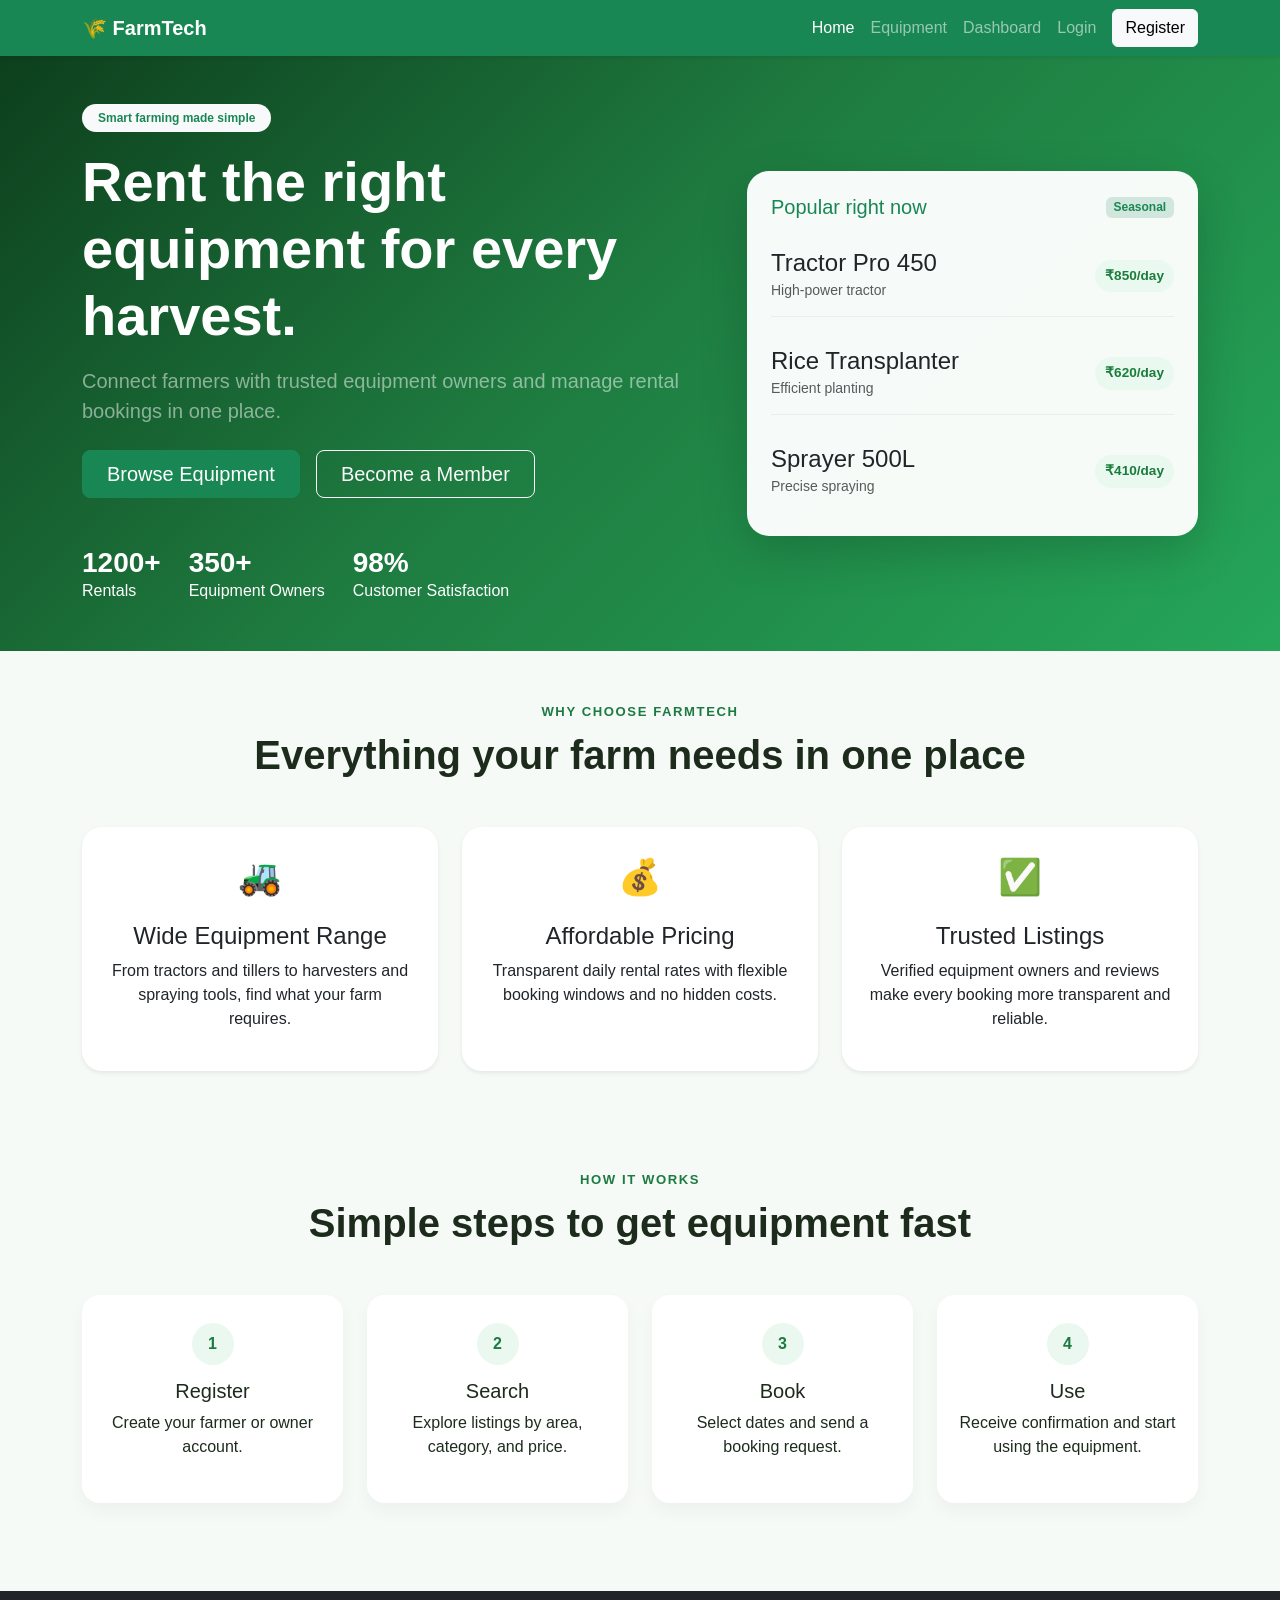
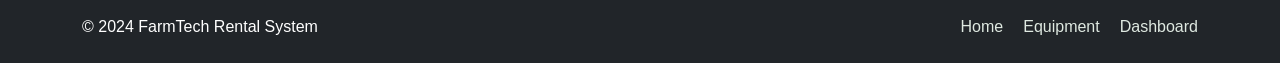
<file: frontend/index.html>
<!DOCTYPE html>
<html lang="en">
  <head>
    <meta charset="UTF-8" />
    <meta name="viewport" content="width=device-width, initial-scale=1.0" />
    <title>FarmTech | Equipment Rental</title>
    <link href="https://cdn.jsdelivr.net/npm/bootstrap@5.3.3/dist/css/bootstrap.min.css" rel="stylesheet" />
    <link rel="stylesheet" href="css/style.css" />
  </head>
  <body>
    <nav class="navbar navbar-expand-lg navbar-dark bg-success shadow-sm">
      <div class="container">
        <a class="navbar-brand fw-bold" href="index.html">🌾 FarmTech</a>
        <button class="navbar-toggler" type="button" data-bs-toggle="collapse" data-bs-target="#navbarNav">
          <span class="navbar-toggler-icon"></span>
        </button>
        <div class="collapse navbar-collapse" id="navbarNav">
          <ul class="navbar-nav ms-auto align-items-lg-center">
            <li class="nav-item"><a class="nav-link active" href="index.html">Home</a></li>
            <li class="nav-item"><a class="nav-link" href="equipment.html">Equipment</a></li>
            <li class="nav-item"><a class="nav-link" href="dashboard-farmer.html">Dashboard</a></li>
            <li class="nav-item"><a class="nav-link" href="login.html">Login</a></li>
            <li class="nav-item ms-lg-2"><a class="btn btn-light" href="register.html">Register</a></li>
          </ul>
        </div>
      </div>
    </nav>

    <header class="hero-section">
      <div class="container py-5">
        <div class="row align-items-center g-4">
          <div class="col-lg-7">
            <span class="badge rounded-pill bg-light text-success px-3 py-2 mb-3">Smart farming made simple</span>
            <h1 class="display-4 fw-bold text-white">Rent the right equipment for every harvest.</h1>
            <p class="lead text-white-50 mt-3">
              Connect farmers with trusted equipment owners and manage rental bookings in one place.
            </p>
            <div class="mt-4 d-flex flex-wrap gap-3">
              <a class="btn btn-success btn-lg px-4" href="equipment.html">Browse Equipment</a>
              <a class="btn btn-outline-light btn-lg px-4" href="register.html">Become a Member</a>
            </div>
            <div class="stats-row mt-5">
              <div>
                <h3>1200+</h3>
                <span>Rentals</span>
              </div>
              <div>
                <h3>350+</h3>
                <span>Equipment Owners</span>
              </div>
              <div>
                <h3>98%</h3>
                <span>Customer Satisfaction</span>
              </div>
            </div>
          </div>

          <div class="col-lg-5">
            <div class="card card-spotlight shadow-lg border-0 p-4">
              <div class="d-flex justify-content-between align-items-center mb-3">
                <h5 class="mb-0 text-success">Popular right now</h5>
                <span class="badge bg-success-subtle text-success">Seasonal</span>
              </div>

              <div class="featured-item mb-3">
                <div class="d-flex align-items-center justify-content-between">
                  <div>
                    <h4 class="mb-0">Tractor Pro 450</h4>
                    <small class="text-muted">High-power tractor</small>
                  </div>
                  <span class="price-tag">₹850/day</span>
                </div>
              </div>

              <div class="featured-item mb-3">
                <div class="d-flex align-items-center justify-content-between">
                  <div>
                    <h4 class="mb-0">Rice Transplanter</h4>
                    <small class="text-muted">Efficient planting</small>
                  </div>
                  <span class="price-tag">₹620/day</span>
                </div>
              </div>

              <div class="featured-item">
                <div class="d-flex align-items-center justify-content-between">
                  <div>
                    <h4 class="mb-0">Sprayer 500L</h4>
                    <small class="text-muted">Precise spraying</small>
                  </div>
                  <span class="price-tag">₹410/day</span>
                </div>
              </div>
            </div>
          </div>
        </div>
      </div>
    </header>

    <main>
      <section class="container py-5">
        <div class="text-center mb-5">
          <span class="section-kicker">Why choose FarmTech</span>
          <h2 class="display-6 fw-bold mt-2">Everything your farm needs in one place</h2>
        </div>
        <div class="row g-4">
          <div class="col-md-4">
            <div class="card h-100 border-0 shadow-sm p-4 text-center feature-card">
              <div class="feature-icon">🚜</div>
              <h4>Wide Equipment Range</h4>
              <p>From tractors and tillers to harvesters and spraying tools, find what your farm requires.</p>
            </div>
          </div>
          <div class="col-md-4">
            <div class="card h-100 border-0 shadow-sm p-4 text-center feature-card">
              <div class="feature-icon">💰</div>
              <h4>Affordable Pricing</h4>
              <p>Transparent daily rental rates with flexible booking windows and no hidden costs.</p>
            </div>
          </div>
          <div class="col-md-4">
            <div class="card h-100 border-0 shadow-sm p-4 text-center feature-card">
              <div class="feature-icon">✅</div>
              <h4>Trusted Listings</h4>
              <p>Verified equipment owners and reviews make every booking more transparent and reliable.</p>
            </div>
          </div>
        </div>
      </section>

      <section class="how-it-works py-5">
        <div class="container">
          <div class="text-center mb-5">
            <span class="section-kicker">How it works</span>
            <h2 class="display-6 fw-bold mt-2">Simple steps to get equipment fast</h2>
          </div>
          <div class="row g-4">
            <div class="col-md-3 text-center">
              <div class="step-box">
                <span class="step-number">1</span>
                <h5>Register</h5>
                <p>Create your farmer or owner account.</p>
              </div>
            </div>
            <div class="col-md-3 text-center">
              <div class="step-box">
                <span class="step-number">2</span>
                <h5>Search</h5>
                <p>Explore listings by area, category, and price.</p>
              </div>
            </div>
            <div class="col-md-3 text-center">
              <div class="step-box">
                <span class="step-number">3</span>
                <h5>Book</h5>
                <p>Select dates and send a booking request.</p>
              </div>
            </div>
            <div class="col-md-3 text-center">
              <div class="step-box">
                <span class="step-number">4</span>
                <h5>Use</h5>
                <p>Receive confirmation and start using the equipment.</p>
              </div>
            </div>
          </div>
        </div>
      </section>
    </main>

    <footer class="footer bg-dark text-white py-4">
      <div class="container d-flex flex-column flex-md-row justify-content-between align-items-center">
        <p class="mb-0">© 2024 FarmTech Rental System</p>
        <div class="footer-links">
          <a href="index.html">Home</a>
          <a href="equipment.html">Equipment</a>
          <a href="dashboard-farmer.html">Dashboard</a>
        </div>
      </div>
    </footer>

    <script src="https://cdn.jsdelivr.net/npm/bootstrap@5.3.3/dist/js/bootstrap.bundle.min.js"></script>
  </body>
</html>
</file>
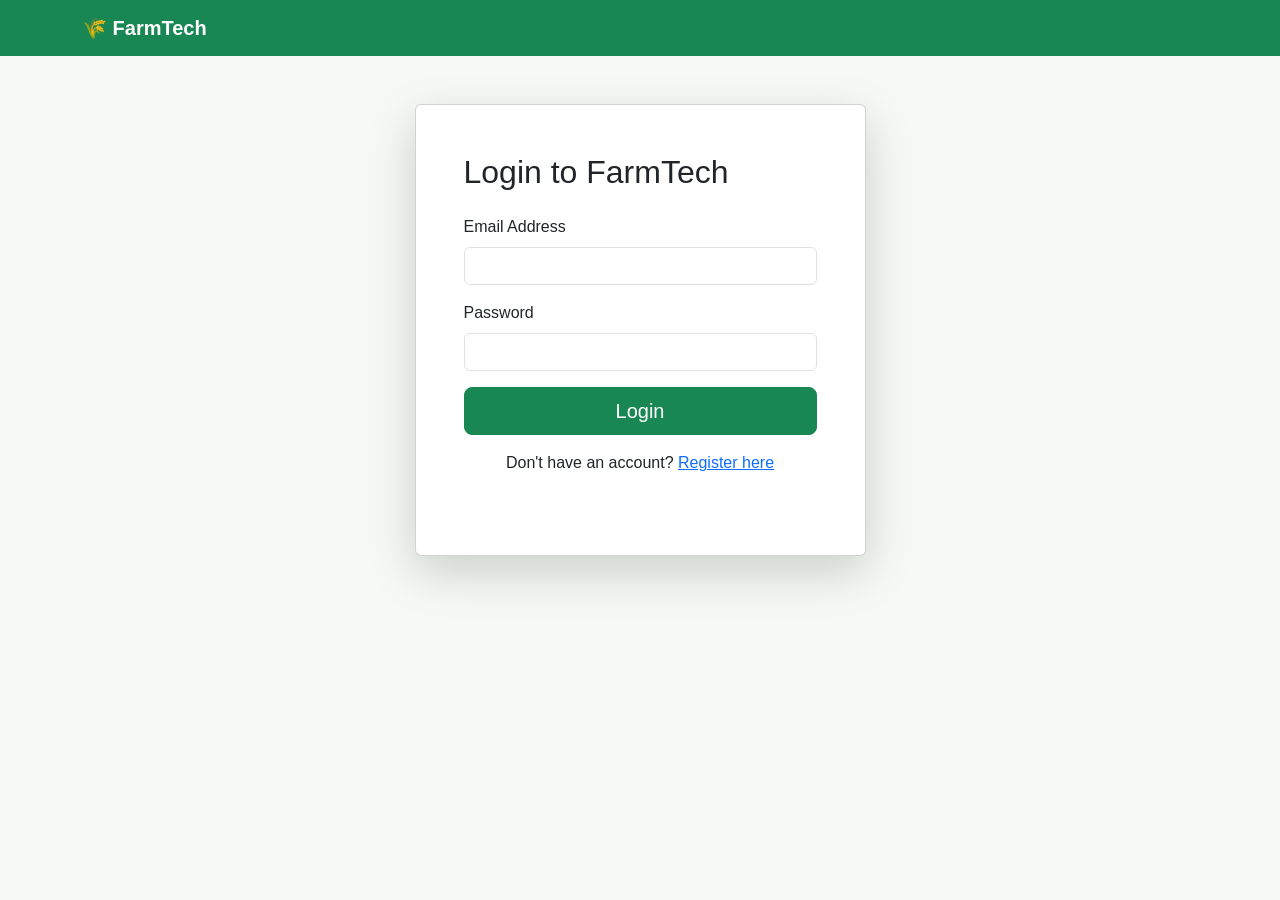
<file: frontend/login.html>
<!DOCTYPE html>
<html lang="en">
<head>
    <meta charset="UTF-8">
    <meta name="viewport" content="width=device-width, initial-scale=1.0">
    <title>Login - FarmTech</title>
    <link href="https://cdn.jsdelivr.net/npm/bootstrap@5.3.3/dist/css/bootstrap.min.css" rel="stylesheet">
    <link rel="stylesheet" href="css/style.css">
</head>
<body>
    <nav class="navbar navbar-dark bg-success">
        <div class="container">
            <a class="navbar-brand fw-bold" href="index.html">🌾 FarmTech</a>
        </div>
    </nav>

    <main class="container py-5">
        <div class="row justify-content-center">
            <div class="col-md-5">
                <div class="card shadow-lg p-5">
                    <h2 class="mb-4">Login to FarmTech</h2>
                    <form id="loginForm">
                        <div class="mb-3">
                            <label class="form-label">Email Address</label>
                            <input type="email" class="form-control" id="email" required>
                        </div>
                        <div class="mb-3">
                            <label class="form-label">Password</label>
                            <input type="password" class="form-control" id="password" required>
                        </div>
                        <button type="submit" class="btn btn-success w-100 btn-lg">Login</button>
                    </form>
                    <p class="mt-3 text-center">Don't have an account? <a href="register.html">Register here</a></p>
                    <div id="message" class="mt-3"></div>
                </div>
            </div>
        </div>
    </main>

    <script>
        document.getElementById('loginForm').addEventListener('submit', async (e) => {
            e.preventDefault();
            const messageDiv = document.getElementById('message');
            
            const loginData = {
                email: document.getElementById('email').value,
                password: document.getElementById('password').value
            };

            try {
                const response = await fetch('../backend/auth/login.php', {
                    method: 'POST',
                    headers: { 'Content-Type': 'application/json' },
                    body: JSON.stringify(loginData)
                });

                const data = await response.json();

                if (response.ok) {
                    localStorage.setItem('user', JSON.stringify(data.user));
                    messageDiv.innerHTML = '<div class="alert alert-success">✓ Login successful! Redirecting...</div>';
                    setTimeout(() => {
                        window.location.href = 'equipment.html';
                    }, 1500);
                } else {
                    messageDiv.innerHTML = '<div class="alert alert-danger">✗ ' + (data.error || 'Login failed') + '</div>';
                }
            } catch (error) {
                messageDiv.innerHTML = '<div class="alert alert-danger">✗ Connection error. Make sure XAMPP is running.</div>';
            }
        });
    </script>
</body>
</html>
</file>
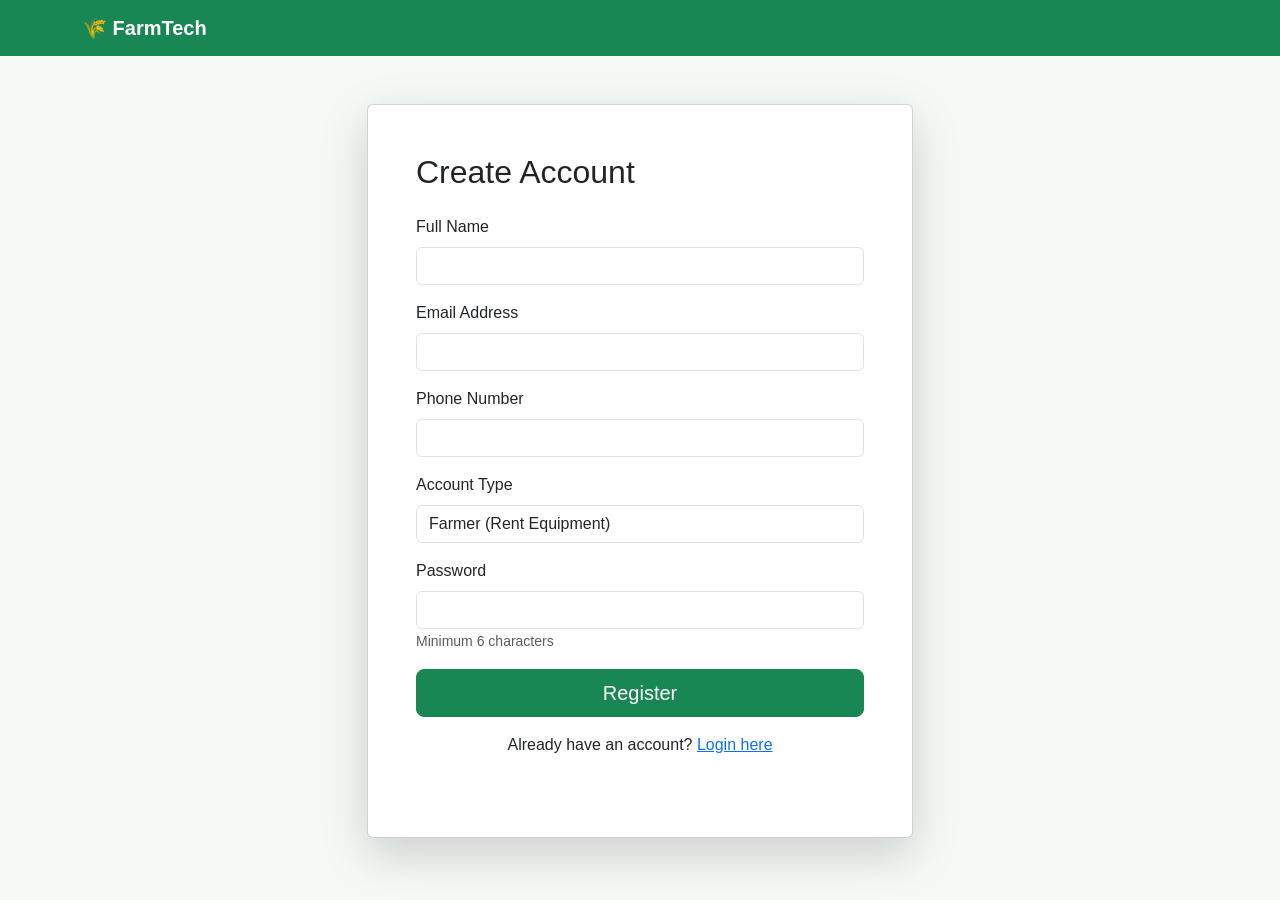
<file: frontend/register.html>
<!DOCTYPE html>
<html lang="en">
<head>
    <meta charset="UTF-8">
    <meta name="viewport" content="width=device-width, initial-scale=1.0">
    <title>Register - FarmTech</title>
    <link href="https://cdn.jsdelivr.net/npm/bootstrap@5.3.3/dist/css/bootstrap.min.css" rel="stylesheet">
    <link rel="stylesheet" href="css/style.css">
</head>
<body>
    <nav class="navbar navbar-dark bg-success">
        <div class="container">
            <a class="navbar-brand fw-bold" href="index.html">🌾 FarmTech</a>
        </div>
    </nav>

    <main class="container py-5">
        <div class="row justify-content-center">
            <div class="col-md-6">
                <div class="card shadow-lg p-5">
                    <h2 class="mb-4">Create Account</h2>
                    <form id="registerForm">
                        <div class="mb-3">
                            <label class="form-label">Full Name</label>
                            <input type="text" class="form-control" id="name" name="name" required>
                        </div>
                        <div class="mb-3">
                            <label class="form-label">Email Address</label>
                            <input type="email" class="form-control" id="email" name="email" required>
                        </div>
                        <div class="mb-3">
                            <label class="form-label">Phone Number</label>
                            <input type="tel" class="form-control" id="phone" name="phone">
                        </div>
                        <div class="mb-3">
                            <label class="form-label">Account Type</label>
                            <select class="form-control" id="role" name="role" required>
                                <option value="farmer">Farmer (Rent Equipment)</option>
                                <option value="owner">Equipment Owner (List Equipment)</option>
                            </select>
                        </div>
                        <div class="mb-3">
                            <label class="form-label">Password</label>
                            <input type="password" class="form-control" id="password" name="password" required>
                            <small class="text-muted">Minimum 6 characters</small>
                        </div>
                        <button type="submit" class="btn btn-success w-100 btn-lg">Register</button>
                    </form>
                    <p class="mt-3 text-center">Already have an account? <a href="login.html">Login here</a></p>
                    <div id="message" class="mt-3"></div>
                </div>
            </div>
        </div>
    </main>

    <script>
        document.getElementById('registerForm').addEventListener('submit', async (e) => {
            e.preventDefault();
            const messageDiv = document.getElementById('message');
            
            const formData = {
                name: document.getElementById('name').value,
                email: document.getElementById('email').value,
                phone: document.getElementById('phone').value,
                role: document.getElementById('role').value,
                password: document.getElementById('password').value
            };

            try {
                const response = await fetch('../backend/auth/register.php', {
                    method: 'POST',
                    headers: { 'Content-Type': 'application/json' },
                    body: JSON.stringify(formData)
                });

                const data = await response.json();

                if (response.ok) {
                    messageDiv.innerHTML = '<div class="alert alert-success">✓ Registration successful! Redirecting to login...</div>';
                    setTimeout(() => {
                        window.location.href = 'login.html';
                    }, 2000);
                } else {
                    messageDiv.innerHTML = '<div class="alert alert-danger">✗ ' + (data.error || 'Registration failed') + '</div>';
                }
            } catch (error) {
                messageDiv.innerHTML = '<div class="alert alert-danger">✗ Connection error. Make sure XAMPP is running.</div>';
            }
        });
    </script>
</body>
</html>
</file>
<file: frontend/css/style.css>
body {
  font-family: 'Segoe UI', Tahoma, Geneva, Verdana, sans-serif;
  background: #f6faf6;
  color: #1d2b1d;
}

.navbar {
  position: sticky;
  top: 0;
  z-index: 10;
}

.hero-section {
  background: linear-gradient(135deg, #0d3f1d, #1e7a3f 45%, #25a75a 100%);
  min-height: 520px;
  display: flex;
  align-items: center;
}

.section-kicker {
  display: inline-block;
  font-size: 0.82rem;
  letter-spacing: 0.12em;
  text-transform: uppercase;
  color: #1d7a42;
  font-weight: 700;
}

.card-spotlight {
  background: rgba(255, 255, 255, 0.96);
  border-radius: 22px;
}

.featured-item {
  padding: 14px 0;
  border-bottom: 1px solid #e8efe8;
}

.featured-item:last-child {
  border-bottom: none;
}

.price-tag {
  background: #eaf9ef;
  color: #1b7d3c;
  font-weight: 700;
  padding: 6px 10px;
  border-radius: 999px;
  font-size: 0.85rem;
}

.stats-row {
  display: flex;
  gap: 28px;
  flex-wrap: wrap;
  color: #fff;
}

.stats-row h3 {
  margin-bottom: 0;
  font-weight: 700;
}

.feature-card {
  border-radius: 20px;
  transition: transform 0.2s ease, box-shadow 0.2s ease;
}

.feature-card:hover,
.equipment-card:hover,
.stat-card:hover {
  transform: translateY(-4px);
  box-shadow: 0 14px 34px rgba(29, 73, 41, 0.09) !important;
}

.feature-icon {
  font-size: 2.2rem;
  margin-bottom: 18px;
}

.step-box {
  background: #fff;
  border-radius: 18px;
  padding: 28px 18px;
  box-shadow: 0 8px 18px rgba(0,0,0,0.04);
  height: 100%;
}

.step-number {
  display: inline-flex;
  width: 42px;
  height: 42px;
  align-items: center;
  justify-content: center;
  border-radius: 50%;
  background: #eaf8ef;
  color: #1d7a42;
  font-weight: 700;
  margin-bottom: 14px;
}

.footer {
  margin-top: 40px;
}

.footer-links {
  display: flex;
  gap: 20px;
}

.footer-links a {
  color: #dfe9e1;
  text-decoration: none;
}

.equipment-card {
  border-radius: 18px;
  overflow: hidden;
}

.equipment-card img,
.detail-image {
  width: 100%;
  height: 220px;
  object-fit: cover;
}

.price {
  color: #1d7a42;
  font-weight: 700;
}

.rating {
  color: #c77b00;
  font-weight: 600;
}

.empty-state {
  border-radius: 18px;
}

.feature-list {
  list-style: none;
  padding: 0;
  margin: 16px 0 0;
}

.feature-list li {
  background: #f2faf3;
  padding: 10px 14px;
  border-radius: 12px;
  margin-bottom: 8px;
  color: #1b3d29;
}

.booking-box {
  background: #f6faf7;
  border: 1px solid #e5efe5;
}

.stat-card {
  border-radius: 18px;
}

.stat-label {
  font-size: 0.72rem;
  text-transform: uppercase;
  letter-spacing: 0.08em;
  font-weight: 700;
}

.booking-item {
  gap: 14px;
}

@media (max-width: 768px) {
  .hero-section {
    min-height: auto;
    padding: 40px 0;
  }

  .stats-row {
    gap: 14px;
  }

  .footer-links {
    margin-top: 12px;
    flex-wrap: wrap;
    justify-content: center;
  }
}
</file>
